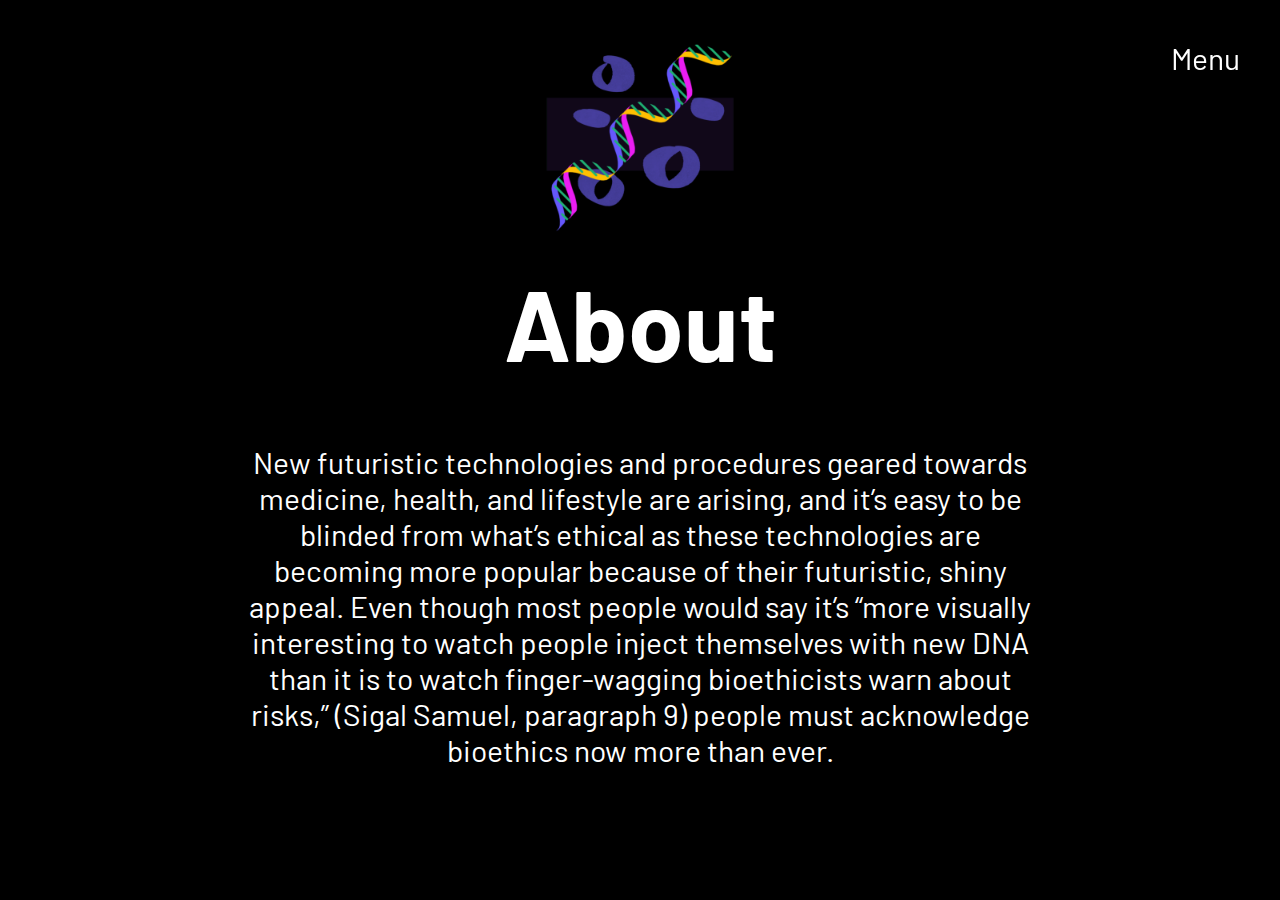
<file: about.html>
<!DOCTYPE html>
<html lang="en" dir="ltr">
  <head>
    <meta charset="utf-8">
    <title> about | what's up with tech?</title>
    <link rel="icon" type="image/png" href="logo.PNG">
    <link href="https://fonts.googleapis.com/css?family=Barlow:600&display=swap" rel="stylesheet">
    <link rel="stylesheet" href="about.css">
  </head>
  <body>
    <div id="mySidenav" class="sidenav">
  <a href="javascript:void(0)" class="closebtn" onclick="closeNav()">&times;</a>
  <a href="about.html">About</a>
  <a href="mag.html">Issues</a>
  <a href="process.html">Process</a>
  <a href="team.html">Team</a>
</div>
<div id = "main">
    <div class = "flexPic">
      <a href = "index.html"><img class = "logo" src = "logo.PNG"></a>
    </div>
    <div class="item animated fadeInRight">
      <h1> About </h1>
    </div>
      <button id = "menu" style = "cursor:pointer" onclick = "openNav()"> Menu </button>
<div class = "flexPic">
    <p class = "para">New futuristic technologies and procedures geared towards medicine, health, and lifestyle are arising, and it’s easy to be blinded from what’s ethical as these technologies are becoming  more popular because of their futuristic, shiny appeal. Even though most people would say it’s “more visually interesting to watch people inject themselves with new DNA than it is to watch finger-wagging bioethicists warn about risks,” (Sigal Samuel, paragraph 9) people must acknowledge bioethics now more than ever.</p>
</div>
</div>
<script src="https://ajax.googleapis.com/ajax/libs/jquery/2.1.3/jquery.min.js"></script>
<script type="text/javascript" src="index.js"></script>
  </body>
</html>
</file>
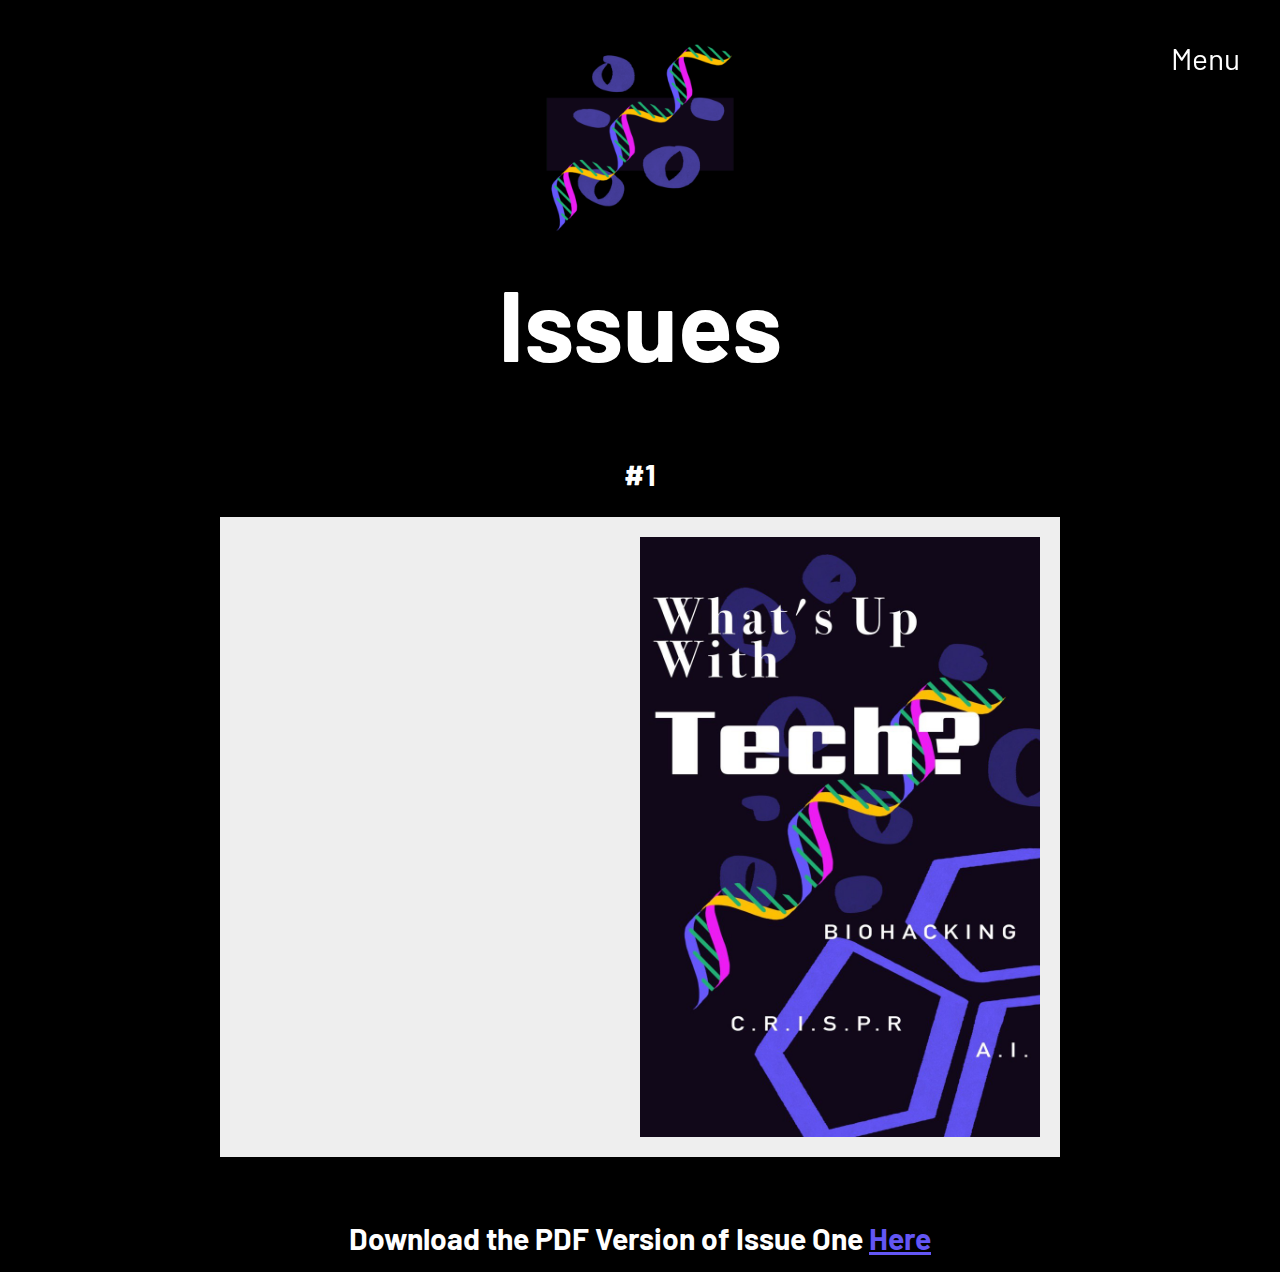
<file: mag.html>
<!DOCTYPE html>
<html lang="en" dir="ltr">
  <head>
    <meta charset="utf-8">
    <title>issues | what's up with tech?</title>
    <link rel="icon" type="image/png" href="logo.PNG">
    <link href="https://fonts.googleapis.com/css?family=Barlow:600&display=swap" rel="stylesheet">
    <link rel="stylesheet" href="mag.css">
  </head>
  <body>
    <div id="mySidenav" class="sidenav">
  <a href="javascript:void(0)" class="closebtn" onclick="closeNav()">&times;</a>
  <a href="about.html">About</a>
  <a href="mag.html">Issues</a>
  <a href="process.html">Process</a>
  <a href="team.html">Team</a>
</div>

<div id="main">
  <div class = "flexPic">
    <a href = "index.html"><img class = "logo" src = "logo.PNG"></a>
  </div>
  <div class="item animated fadeInRight">
    <h1> Issues </h1>
  </div>

  <h2> #1 </h2>
  <section class="book">
  <div id="flipbook">
  	<div class="hard">
      <img class = "pageOne" src = "cover.jpeg">
     </div>
    <div class="pgW"> <img class = "pageThree" src = "bioTwo.jpeg"> </div>
    <div class="pgW"><img class = "pageTwo" src = "bioTwoT.jpeg"></div>
    <div class="pgW"> <img class = "pageThree" src = "bio.jpeg"> </div>
    <div class="pgW"><img class = "pageTwo" src = "bioT.jpeg"></div>
    <div class="pgW"> <img class = "pageThree" src = "crispr.jpeg"> </div>
    <div class="pgW"><img class = "pageTwo" src = "crisprTWo.jpeg"></div>
    <div class="pgW"> <img class = "pageThree" src = "crisprThree.jpeg"> </div>
    <div class="pgW"><img class = "pageTwo" src = "crisprFour.jpeg"></div>
  	<div class="pgW"> <img class = "pageThree" src = "pageOne.jpeg"> </div>
  	<div class="pgW"> <img class = "pageTwo" src = "pageTwo.jpeg"> </div>
  	<div class="pgW"> <img class = "pageThree" src = "pageThree.jpeg"> </div>
    <div class="pgW"> <img class = "pageTwo" src = "pageFour.jpeg"> </div>
  	<div class="hard"></div>
  </div>
  </section>
    <h2> Download the PDF Version of Issue One <a class = "here" href = "issueONEPDF.pdf" target = "_blank">Here </a></h2>
  <button id = "menu" style = "cursor:pointer" onclick = "openNav()"> Menu </button>
</div>

<script src="https://ajax.googleapis.com/ajax/libs/jquery/2.1.3/jquery.min.js"></script>
<script type="text/javascript" src="index.js"></script>
<script type="text/javascript" src="mag.js"></script>
  </body>
</html>
</file>
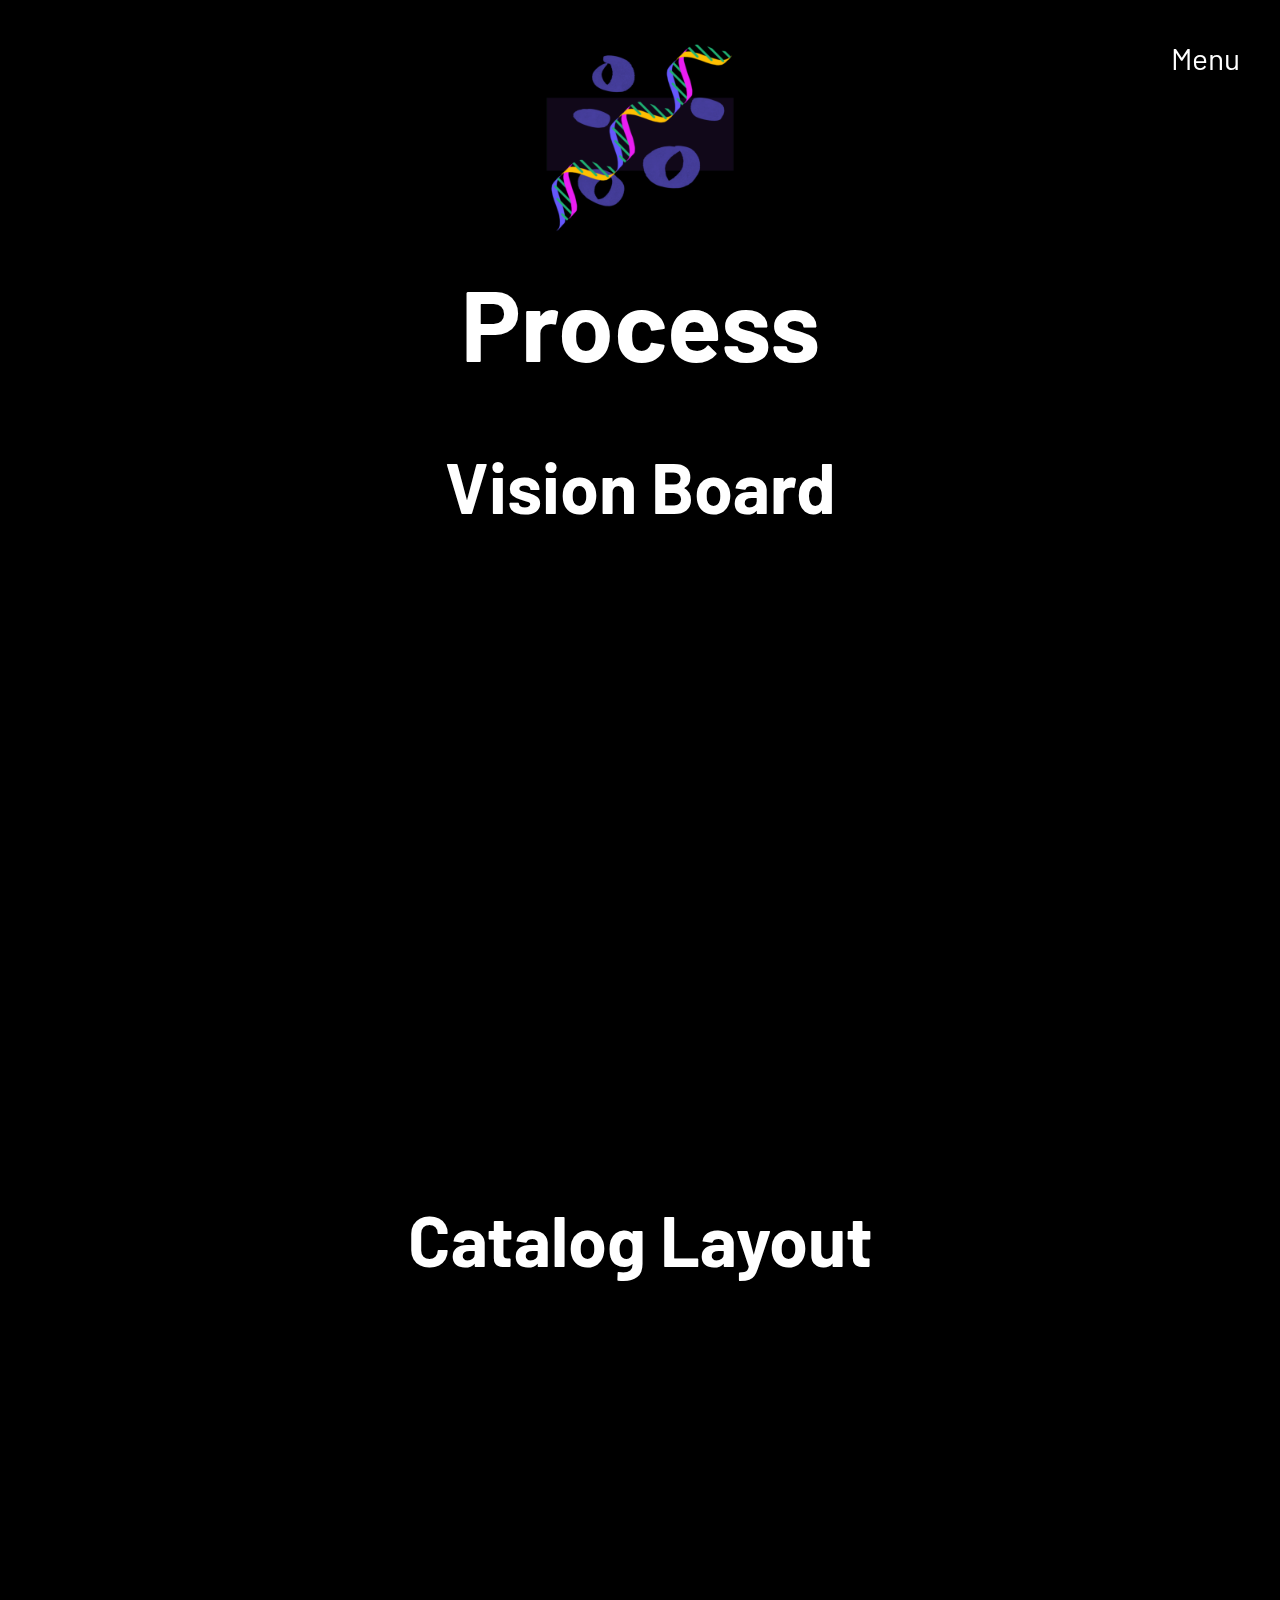
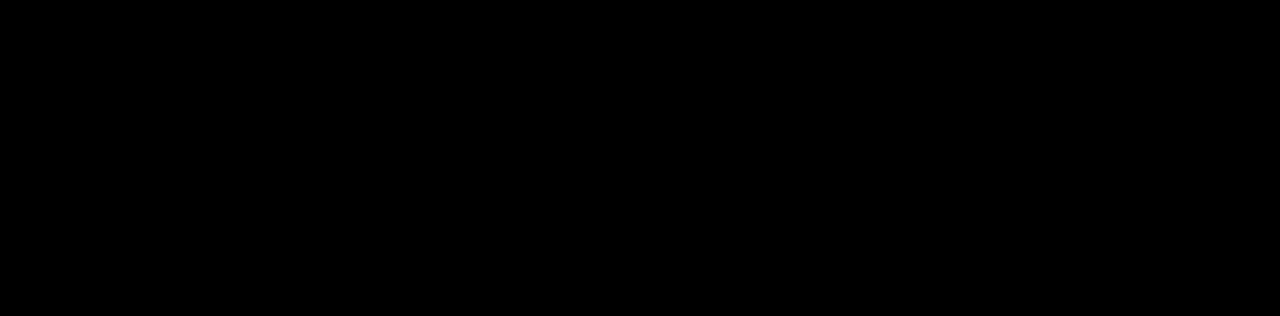
<file: process.html>
<!DOCTYPE html>
<html lang="en" dir="ltr">
  <head>
    <meta charset="utf-8">
    <title> process | what's up with tech?</title>
    <link href="https://fonts.googleapis.com/css?family=Barlow:600&display=swap" rel="stylesheet">
    <link rel="stylesheet" href="process.css">
  </head>
  <body>
    <div id="mySidenav" class="sidenav">
  <a href="javascript:void(0)" class="closebtn" onclick="closeNav()">&times;</a>
  <a href="about.html">About</a>
  <a href="mag.html">Issues</a>
  <a href="process.html">Process</a>
  <a href="team.html">Team</a>
</div>
<div id = "main">
    <div class = "flexPic">
      <a href = "index.html"><img class = "logo" src = "logo.PNG"></a>
    </div>
    <div class="item animated fadeInRight">
      <h1> Process </h1>
    </div>
      <button id = "menu" style = "cursor:pointer" onclick = "openNav()"> Menu </button>

  <h1 class = "title">Vision Board </h1>
<div class = "flexCen">
  <iframe src="https://docs.google.com/presentation/d/e/2PACX-1vRza-FdYk9afckV3ybHIMYoRAtfjmsObUA0ewpXMZU2UtPRjQKKkNMjYh-kyKs7nVi7NGXK7VDc_VF1/embed?start=false&loop=false&delayms=3000" frameborder="0" width="960" height="569" allowfullscreen="true" mozallowfullscreen="true" webkitallowfullscreen="true"></iframe>
</div>

  <h1 class = "title">Catalog Layout</h1>
<div class = "flexCen">
<iframe src="https://docs.google.com/presentation/d/e/2PACX-1vTdhvrKRTT-PlMCN-T84fY4n9_2ZNswUY6uoRljwZE6lM2P8GppDJRjEgr28ihqs34z5CkUmDi7odL2/embed?start=false&loop=false&delayms=3000" frameborder="0" width="960" height="569" allowfullscreen="true" mozallowfullscreen="true" webkitallowfullscreen="true"></iframe></div>
</div>
<script src="https://ajax.googleapis.com/ajax/libs/jquery/2.1.3/jquery.min.js"></script>
<script type="text/javascript" src="index.js"></script>
  </body>
</html>
</file>
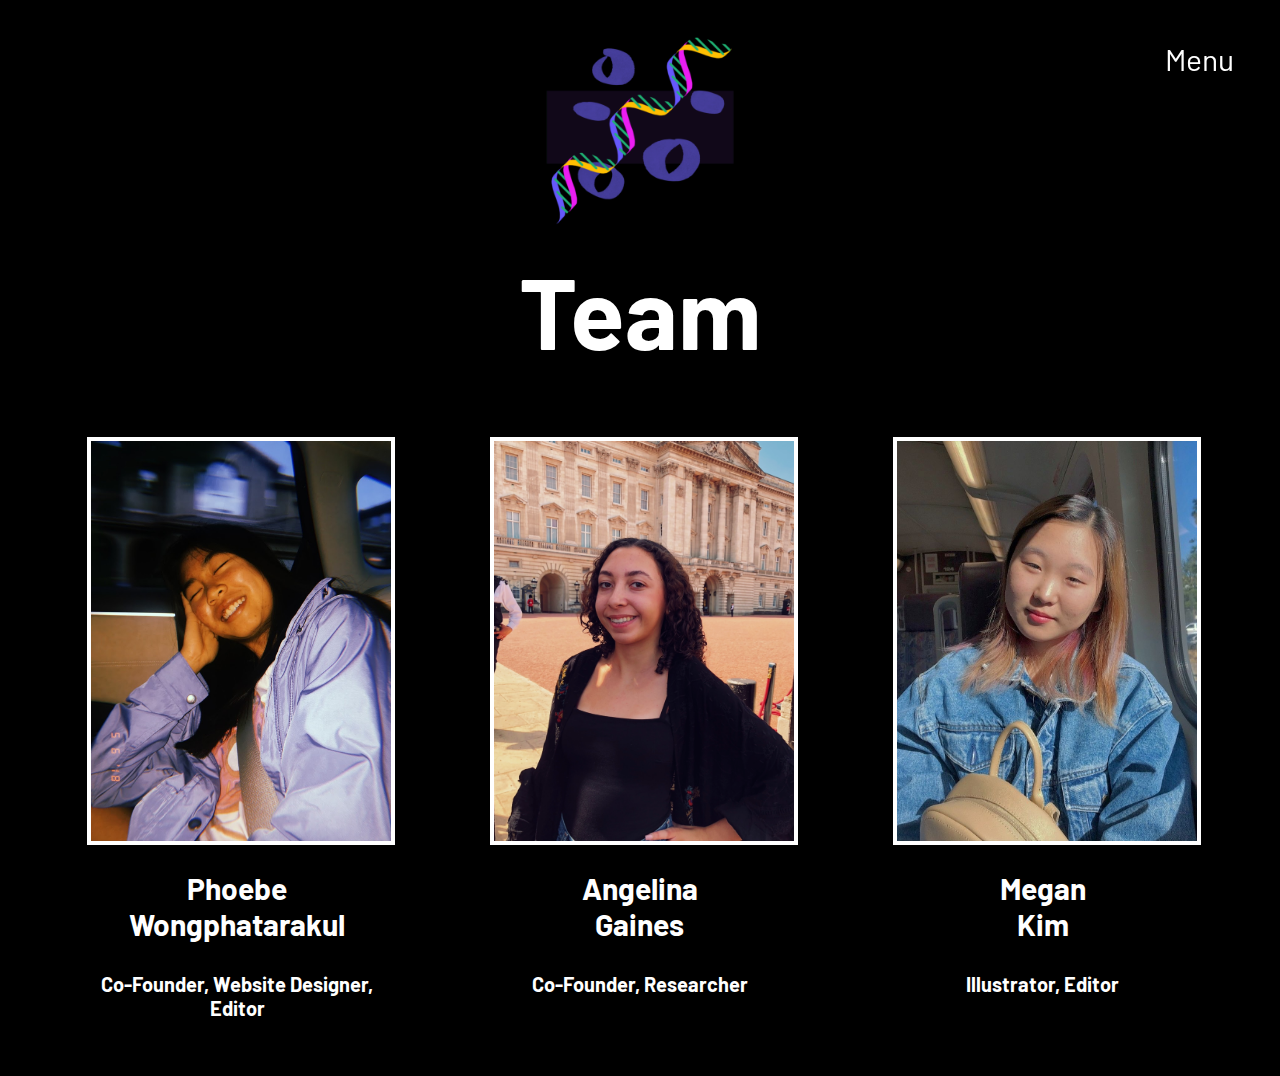
<file: team.html>
<!DOCTYPE html>
<html lang="en" dir="ltr">
  <head>
    <meta charset="utf-8">
    <title> team | what's up with tech?</title>
    <link rel="icon" type="image/png" href="logo.PNG">
    <link href="https://fonts.googleapis.com/css?family=Barlow:600&display=swap" rel="stylesheet">
    <link rel="stylesheet" href="team.css">
  </head>
  <body>
    <div id="mySidenav" class="sidenav">
  <a href="javascript:void(0)" class="closebtn" onclick="closeNav()">&times;</a>
  <a href="about.html">About</a>
  <a href="mag.html">Issues</a>
  <a href="process.html">Process</a>
  <a href="team.html">Team</a>
</div>
<div id = "main">
    <div class = "flexPic">
      <a href = "index.html"><img class = "logo" src = "logo.PNG"></a>
    </div>
    <div class="item animated fadeInRight">
      <h1> Team </h1>
      <div class = "flexTeam">
        <div class = "flexPerson">
          <img class = "profile" src = "phoebe.JPG">
          <h2>Phoebe <br> Wongphatarakul </h2>
          <h3> Co-Founder, Website Designer, Editor </h3>
        </div>
        <div class = "flexPerson">
          <img class = "profile" src = "angelina.png">
          <h2> Angelina <br>Gaines </h2>
          <h3> Co-Founder, Researcher </h3>
        </div>
        <div class = "flexPerson">
          <img class = "profile" src = "megan.jpg">
          <h2> Megan <br>Kim </h2>
          <h3> Illustrator, Editor</h3>
        </div>
      </div>
    </div>
      <button id = "menu" style = "cursor:pointer" onclick = "openNav()"> Menu </button>
</div>
<script src="https://ajax.googleapis.com/ajax/libs/jquery/2.1.3/jquery.min.js"></script>
<script type="text/javascript" src="index.js"></script>
  </body>
</html>
</file>
<file: about.css>
.flexPic{
  display: flex;
  justify-content: center;
  align-items: center;
}
.logo{
  margin-top: 20px;
  width: 200px;
  height: 200px;
}

.book {
  margin: auto;
  max-width: 800px;
  /* background-color: #eee; */
  margin-top: 2%;
  padding-top: 1rem;
  padding-bottom: 1rem;
  display: flex;
  justify-content: center;
}

.hard {
  background-color: pink;
}

.pg {
  background-color: white;
  color: black;
}
.pgT {
  background-color: black;
  color: white;
}

h2{
  font-family: 'Barlow', sans-serif;
  font-size: 30px;
  margin-top: 5%;
  text-align: center;
  color: white;
}
h1{
  color: white;
  margin-top: 10px;
  text-align: center;
  font-size: 100px;
    font-family: 'Barlow', sans-serif;
}
#menu{
  /* font-family: 'Montserrat', sans-serif; */
  font-family: 'Barlow', sans-serif;
  font-size: 30px;
  text-align: center;
  color: white;
  position: fixed;
  top: 40px;
  right: 40px;
  background-color: transparent;
  border: transparent;
}
#main {
  transition: margin-right .5s;
  padding: 16px;
  color: white;
}
button:focus{
  outline: 0;
}

*{
  margin:0;
  padding:0;
}

/* html,body{
  width:100%;
  height:100%;
} */

body{
  background:black;
}

.container{
  margin-top: 500px;
  width:450px;
  height:550px;
  background:blue;
  position:relative;
  left:60%;
  top:50%;
  transform: translate(-50%,-50%);
  perspective:1000px;
}

.cover{
  width: 450px;
  height:100%;
  position:absolute;
  left:0px;
  //background-color:green;
  transform: rotateY(0deg);
  transform-origin:left;
  transition: all .5s linear;
  transform-style:preserve-3d;
 }

.container:hover .cover{
  transform:rotateY(-180deg);
}

.page{
  margin:0;
  display:block;
  position: absolute;
  width: 100%;
  height: 100%;
  backface-visibility:hidden;
}

.front{
  background:yellow;
}

.back{
  background:red;
  transform:rotateY(180deg);
}


.sidenav {
  height: 100%;
  width: 0;
  position: fixed;
  z-index: 1;
  top: 0;
  right: 0;
  background-color: black;
  overflow-x: hidden;
  transition: 0.5s;
  padding-top: 60px;
  z-index: 100;
}

.sidenav a {
  padding: 8px 8px 8px 32px;
  z-index: 100;
  text-decoration: none;
  font-size: 25px;
  color: white;
  display: block;
  transition: 0.3s;
  font-family: 'Barlow', sans-serif;
}

.sidenav a:hover {
  color: #6356F4;
  z-index: 100;
  transform: scale(1.2);
}

.sidenav .closebtn {
  position: absolute;
  top: 0;
  right: 25px;
  font-size: 36px;
  margin-left: 50px;
  z-index: 100;
}
.sidenav a{
  margin-bottom: 20px;
}
.here:link{
  color: #6356F4;
}
.here:visited{
    color: #6356F4;
}
.para{
  font-family: 'Barlow', sans-serif;
  font-size: 30px;
  width: 800px;
  text-align: center;
  margin-top: 50px;
  margin-bottom: 50px;
}
.item{
              /* display: inline-block; */
              /* vertical-align: top; */
              padding: 12px;
          }
          .animated{
              -webkit-animation-duration:1s;
              animation-duration:1s;
              -webkit-animation-fill-mode:both;
              animation-fill-mode:both
          }

          @-webkit-keyframes fadeInRight{
              0%{
                  opacity:0;
                  /* -webkit-transform:translateX(200px);
                  transform:translateX(200px) */
              }
              100%{
                  opacity:1;
                  /* -webkit-transform:translateX(0);
                  transform:translateX(0) */
              }
          }
          @keyframes fadeInRight{
              0%{
                  opacity:0;
                  /* -webkit-transform:translateX(200px);
                  -ms-transform:translateX(200px);
                  transform:translateX(200px) */
              }
              100%{
                  opacity:1;
                  /* -webkit-transform:translateX(0);
                  -ms-transform:translateX(0);
                  transform:translateX(0) */
              }
          }
          .fadeInRight{
              -webkit-animation-name:fadeInRight;
              animation-name:fadeInRight
          }

@-webkit-keyframes sdb10 {
  0% {
    -webkit-transform: translate(0, 0);
    opacity: 0;
  }
  40% {
    opacity: 1;
  }
  80% {
    -webkit-transform: translate(0, 20px);
    opacity: 0;
  }
  100% {
    opacity: 0;
  }
}
@keyframes sdb10 {
  0% {
    transform: translate(0, 0);
    opacity: 0;
  }
  40% {
    opacity: 1;
  }
  80% {
    transform: translate(0, 20px);
    opacity: 0;
  }
  100% {
    opacity: 0;
  }
}
</file>
<file: mag.css>
.flexPic{
  display: flex;
  justify-content: center;
  align-items: center;
}
.logo{
  margin-top: 20px;
  width: 200px;
  height: 200px;
}
/* .pageOne{
  width: 100;
  height: 100;
  object-fit: cover;
} */
.book {
  margin: auto;
  max-width: 800px;
  background-color: #eee;
  margin-top: 2%;
  padding: 20px;
  /* padding-top: 1rem;
  padding-bottom: 1rem; */
  display: flex;
  justify-content: center;
}

.hard {
  background-color: black;
}

.pgW {
  background-color: white;
  color: black;
}
.pgB {
  background-color: blue;
  color: white;
}

h2{
  font-family: 'Barlow', sans-serif;
  font-size: 30px;
  margin-top: 5%;
  text-align: center;
  color: white;
}
h1{
  color: white;
  margin-top: 10px;
  text-align: center;
  font-size: 100px;
    font-family: 'Barlow', sans-serif;
}
#menu{
  /* font-family: 'Montserrat', sans-serif; */
  font-family: 'Barlow', sans-serif;
  font-size: 30px;
  text-align: center;
  color: white;
  position: fixed;
  top: 40px;
  right: 40px;
  background-color: transparent;
  border: transparent;
}
#main {
  transition: margin-right .5s;
  padding: 16px;
  color: white;
}
button:focus{
  outline: 0;
}

*{
  margin:0;
  padding:0;
}

/* html,body{
  width:100%;
  height:100%;
} */

body{
  background:black;
}

.container{
  margin-top: 500px;
  width:450px;
  height:550px;
  background:blue;
  position:relative;
  left:60%;
  top:50%;
  transform: translate(-50%,-50%);
  perspective:1000px;
}

.cover{
  width: 450px;
  height:100%;
  position:absolute;
  left:0px;
  //background-color:green;
  transform: rotateY(0deg);
  transform-origin:left;
  transition: all .5s linear;
  transform-style:preserve-3d;
 }

.container:hover .cover{
  transform:rotateY(-180deg);
}

.page{
  margin:0;
  display:block;
  position: absolute;
  width: 100%;
  height: 100%;
  backface-visibility:hidden;
}

.pageOne{
  margin:0;
  display:block;
  position: absolute;
  width: 100%;
  height: 100%;
  backface-visibility:hidden;
  object-fit: cover;
}
.pageTwo{
  margin:0;
  display:block;
  position: absolute;
  width: 100%;
  height: 100%;
  backface-visibility:hidden;
}
.pageThree{
  margin:0;
  display:block;
  position: absolute;
  width: 100%;
  height: 100%;
  padding-left: 6px;
  backface-visibility:hidden;
}
.front{
  background:yellow;
}

.back{
  background:red;
  transform:rotateY(180deg);
}


.sidenav {
  height: 100%;
  width: 0;
  position: fixed;
  z-index: 1;
  top: 0;
  right: 0;
  background-color: black;
  overflow-x: hidden;
  transition: 0.5s;
  padding-top: 60px;
  z-index: 100;
}

.sidenav a {
  padding: 8px 8px 8px 32px;
  z-index: 100;
  text-decoration: none;
  font-size: 25px;
  color: white;
  display: block;
  transition: 0.3s;
  font-family: 'Barlow', sans-serif;
}

.sidenav a:hover {
  color: #6356F4;
  z-index: 100;
  transform: scale(1.2);
}

.sidenav .closebtn {
  position: absolute;
  top: 0;
  right: 25px;
  font-size: 36px;
  margin-left: 50px;
  z-index: 100;
}
.sidenav a{
  margin-bottom: 20px;
}
.here:link{
  color: #6356F4;
}
.here:visited{
    color: #6356F4;
}
.item{
              /* display: inline-block; */
              /* vertical-align: top; */
              padding: 12px;
          }
          .animated{
              -webkit-animation-duration:1s;
              animation-duration:1s;
              -webkit-animation-fill-mode:both;
              animation-fill-mode:both
          }

          @-webkit-keyframes fadeInRight{
              0%{
                  opacity:0;
                  /* -webkit-transform:translateX(200px);
                  transform:translateX(200px) */
              }
              100%{
                  opacity:1;
                  /* -webkit-transform:translateX(0);
                  transform:translateX(0) */
              }
          }
          @keyframes fadeInRight{
              0%{
                  opacity:0;
                  /* -webkit-transform:translateX(200px);
                  -ms-transform:translateX(200px);
                  transform:translateX(200px) */
              }
              100%{
                  opacity:1;
                  /* -webkit-transform:translateX(0);
                  -ms-transform:translateX(0);
                  transform:translateX(0) */
              }
          }
          .fadeInRight{
              -webkit-animation-name:fadeInRight;
              animation-name:fadeInRight
          }

@-webkit-keyframes sdb10 {
  0% {
    -webkit-transform: translate(0, 0);
    opacity: 0;
  }
  40% {
    opacity: 1;
  }
  80% {
    -webkit-transform: translate(0, 20px);
    opacity: 0;
  }
  100% {
    opacity: 0;
  }
}
@keyframes sdb10 {
  0% {
    transform: translate(0, 0);
    opacity: 0;
  }
  40% {
    opacity: 1;
  }
  80% {
    transform: translate(0, 20px);
    opacity: 0;
  }
  100% {
    opacity: 0;
  }
}
</file>
<file: process.css>
.flexPic{
  display: flex;
  justify-content: center;
  align-items: center;
}
.logo{
  margin-top: 20px;
  width: 200px;
  height: 200px;
}

.book {
  margin: auto;
  max-width: 800px;
  /* background-color: #eee; */
  margin-top: 2%;
  padding-top: 1rem;
  padding-bottom: 1rem;
  display: flex;
  justify-content: center;
}

.hard {
  background-color: pink;
}

.pg {
  background-color: white;
  color: black;
}
.pgT {
  background-color: black;
  color: white;
}

h2{
  font-family: 'Barlow', sans-serif;
  font-size: 30px;
  margin-top: 5%;
  text-align: center;
  color: white;
}
h1{
  color: white;
  margin-top: 10px;
  text-align: center;
  font-size: 100px;
    font-family: 'Barlow', sans-serif;
}
#menu{
  /* font-family: 'Montserrat', sans-serif; */
  font-family: 'Barlow', sans-serif;
  font-size: 30px;
  text-align: center;
  color: white;
  position: fixed;
  top: 40px;
  right: 40px;
  background-color: transparent;
  border: transparent;
}
#main {
  transition: margin-right .5s;
  padding: 16px;
  color: white;
}
button:focus{
  outline: 0;
}

*{
  margin:0;
  padding:0;
}

/* html,body{
  width:100%;
  height:100%;
} */

body{
  background:black;
}

.container{
  margin-top: 500px;
  width:450px;
  height:550px;
  background:blue;
  position:relative;
  left:60%;
  top:50%;
  transform: translate(-50%,-50%);
  perspective:1000px;
}

.cover{
  width: 450px;
  height:100%;
  position:absolute;
  left:0px;
  //background-color:green;
  transform: rotateY(0deg);
  transform-origin:left;
  transition: all .5s linear;
  transform-style:preserve-3d;
 }

.container:hover .cover{
  transform:rotateY(-180deg);
}

.page{
  margin:0;
  display:block;
  position: absolute;
  width: 100%;
  height: 100%;
  backface-visibility:hidden;
}

.front{
  background:yellow;
}

.back{
  background:red;
  transform:rotateY(180deg);
}


.sidenav {
  height: 100%;
  width: 0;
  position: fixed;
  z-index: 1;
  top: 0;
  right: 0;
  background-color: black;
  overflow-x: hidden;
  transition: 0.5s;
  padding-top: 60px;
  z-index: 100;
}

.sidenav a {
  padding: 8px 8px 8px 32px;
  z-index: 100;
  text-decoration: none;
  font-size: 25px;
  color: white;
  display: block;
  transition: 0.3s;
  font-family: 'Barlow', sans-serif;
}

.sidenav a:hover {
  color: #6356F4;
  z-index: 100;
  transform: scale(1.2);
}

.sidenav .closebtn {
  position: absolute;
  top: 0;
  right: 25px;
  font-size: 36px;
  margin-left: 50px;
  z-index: 100;
}
.sidenav a{
  margin-bottom: 20px;
}
.here:link{
  color: #6356F4;
}
.here:visited{
    color: #6356F4;
}
.item{
              /* display: inline-block; */
              /* vertical-align: top; */
              padding: 12px;
          }
          .animated{
              -webkit-animation-duration:1s;
              animation-duration:1s;
              -webkit-animation-fill-mode:both;
              animation-fill-mode:both
          }

          @-webkit-keyframes fadeInRight{
              0%{
                  opacity:0;
                  /* -webkit-transform:translateX(200px);
                  transform:translateX(200px) */
              }
              100%{
                  opacity:1;
                  /* -webkit-transform:translateX(0);
                  transform:translateX(0) */
              }
          }
          @keyframes fadeInRight{
              0%{
                  opacity:0;
                  /* -webkit-transform:translateX(200px);
                  -ms-transform:translateX(200px);
                  transform:translateX(200px) */
              }
              100%{
                  opacity:1;
                  /* -webkit-transform:translateX(0);
                  -ms-transform:translateX(0);
                  transform:translateX(0) */
              }
          }
          .fadeInRight{
              -webkit-animation-name:fadeInRight;
              animation-name:fadeInRight
          }

@-webkit-keyframes sdb10 {
  0% {
    -webkit-transform: translate(0, 0);
    opacity: 0;
  }
  40% {
    opacity: 1;
  }
  80% {
    -webkit-transform: translate(0, 20px);
    opacity: 0;
  }
  100% {
    opacity: 0;
  }
}
@keyframes sdb10 {
  0% {
    transform: translate(0, 0);
    opacity: 0;
  }
  40% {
    opacity: 1;
  }
  80% {
    transform: translate(0, 20px);
    opacity: 0;
  }
  100% {
    opacity: 0;
  }
}
.flexCen{
  display: flex;
  justify-content: center;
}
.title{
  color: white;
  margin-top: 50px;
  margin-bottom: 50px;
  text-align: center;
  font-size: 70px;
    font-family: 'Barlow', sans-serif;
}
</file>
<file: team.css>
.flexPic{
  display: flex;
  justify-content: center;
  align-items: center;
}
.logo{
  margin-top: 5px;
  width: 200px;
  height: 200px;
}
body{
  background-color: black;
}
h1{
  color: white;
  margin-top: 5px;
  text-align: center;
  font-size: 100px;
    font-family: 'Barlow', sans-serif;
}
h2{
  font-size: 30px;
  margin-bottom: 10px;
      font-family: 'Barlow', sans-serif;
      text-align: center;
}
h3{
  font-size: 20px;
  font-family: 'Barlow', sans-serif;
  text-align: center;
}
.profile{
  border: 4px solid white;
  width: 300px;
  height: 400px;
  object-fit: cover;
}
.flexPerson{
    width: 300px;
  display: flex;
  flex-direction: column;
}
.flexTeam{
  display: flex;
  flex-direction: row;
  justify-content: space-around;
}
#menu{
  /* font-family: 'Montserrat', sans-serif; */
  font-family: 'Barlow', sans-serif;
  font-size: 30px;
  text-align: center;
  color: white;
  position: fixed;
  top: 40px;
  right: 40px;
  background-color: transparent;
  border: transparent;
}
#main {
  transition: margin-right .5s;
  padding: 16px;
  color: white;
}
button:focus{
  outline: 0;
}

.sidenav {
  height: 100%;
  width: 0;
  position: fixed;
  z-index: 1;
  top: 0;
  right: 0;
  background-color: black;
  overflow-x: hidden;
  transition: 0.5s;
  padding-top: 60px;
  z-index: 100;
}

.sidenav a {
  padding: 8px 8px 8px 32px;
  z-index: 100;
  text-decoration: none;
  font-size: 25px;
  color: white;
  display: block;
  transition: 0.3s;
  font-family: 'Barlow', sans-serif;
}

.sidenav a:hover {
  color: #6356F4;
  z-index: 100;
  transform: scale(1.2);
}

.sidenav .closebtn {
  position: absolute;
  top: 0;
  right: 25px;
  font-size: 36px;
  margin-left: 50px;
  z-index: 100;
}
.sidenav a{
  margin-bottom: 20px;
}

.item{
              padding: 12px;
          }
          .animated{
              -webkit-animation-duration:1s;
              animation-duration:1s;
              -webkit-animation-fill-mode:both;
              animation-fill-mode:both
          }

          @-webkit-keyframes fadeInRight{
              0%{
                  opacity:0;
                  /* -webkit-transform:translateX(200px);
                  transform:translateX(200px) */
              }
              100%{
                  opacity:1;
                  /* -webkit-transform:translateX(0);
                  transform:translateX(0) */
              }
          }
          @keyframes fadeInRight{
              0%{
                  opacity:0;
                  /* -webkit-transform:translateX(200px);
                  -ms-transform:translateX(200px);
                  transform:translateX(200px) */
              }
              100%{
                  opacity:1;
                  /* -webkit-transform:translateX(0);
                  -ms-transform:translateX(0);
                  transform:translateX(0) */
              }
          }
          .fadeInRight{
              -webkit-animation-name:fadeInRight;
              animation-name:fadeInRight
          }
</file>
